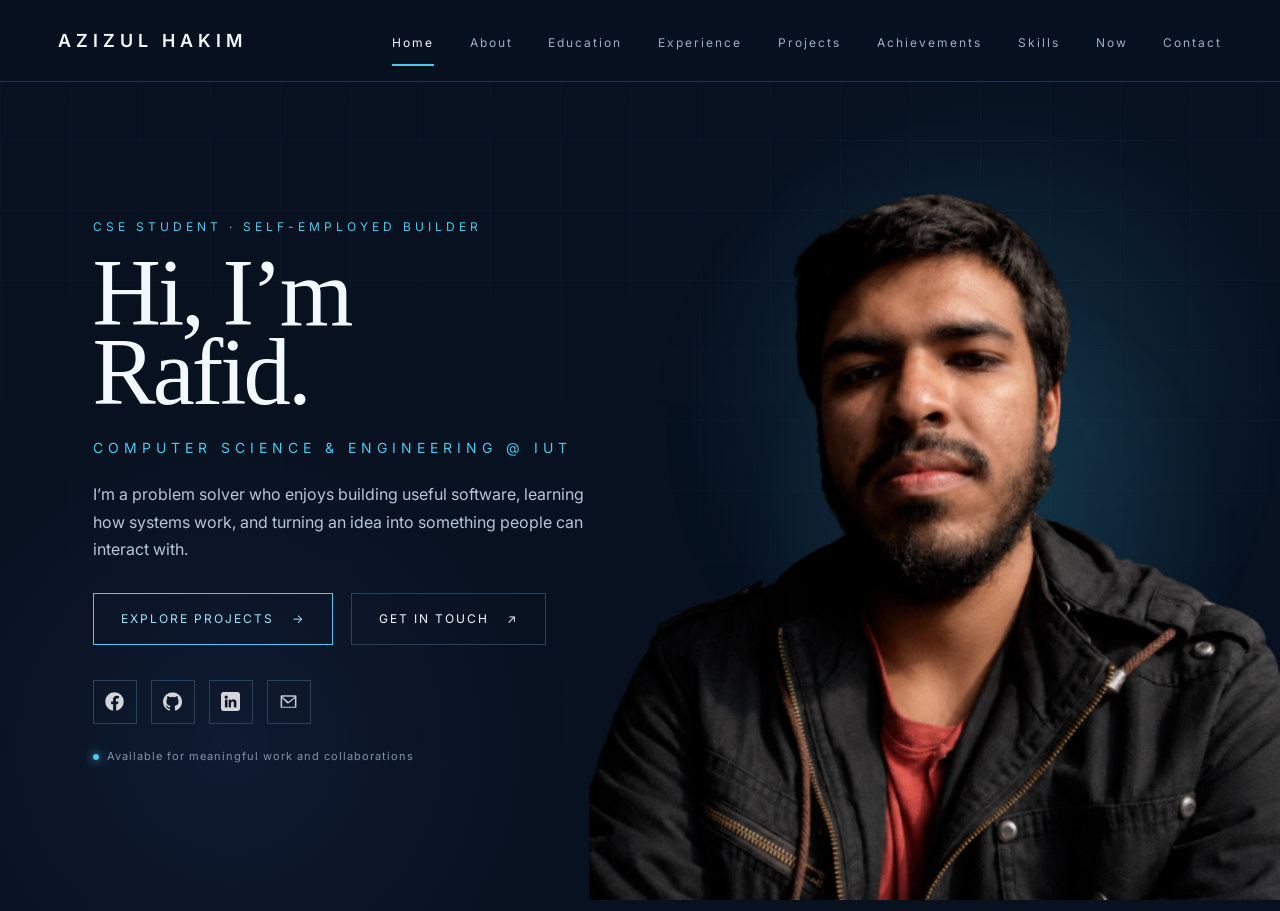
<file: index.html>
<!doctype html><html lang="en"><head><meta charset="utf-8"><meta name="viewport" content="width=device-width,initial-scale=1"><title>Home — MD Azizul Hakim Khan Rafid</title><meta name="description" content="Portfolio of MD Azizul Hakim Khan Rafid — CSE undergraduate at Islamic University of Technology."><link rel="preconnect" href="https://fonts.googleapis.com"><link rel="preconnect" href="https://fonts.gstatic.com" crossorigin><link href="https://fonts.googleapis.com/css2?family=DM+Mono:wght@400;500&family=Inter:wght@400;500;600&display=swap" rel="stylesheet"><link rel="stylesheet" href="style.css"></head><body><header class="site-header">
  <a class="logo" href="index.html">AZIZUL HAKIM</a>
  <nav class="main-nav" aria-label="Primary navigation">
    <a class="nav-link active" href="index.html">Home</a><a class="nav-link " href="about.html">About</a><a class="nav-link " href="education.html">Education</a><a class="nav-link " href="experience.html">Experience</a><a class="nav-link " href="projects.html">Projects</a><a class="nav-link " href="achievements.html">Achievements</a><a class="nav-link " href="skills.html">Skills</a><a class="nav-link " href="now.html">Now</a><a class="nav-link " href="contact.html">Contact</a>
  </nav>
  <button class="menu-btn" id="menuBtn" aria-label="Toggle navigation" aria-expanded="false"><span></span><span></span><span></span></button>
</header><main class="page"><div class="page-inner home-inner"><div class="home-copy"><p class="section-kicker">CSE student · self-employed builder</p><h1 class="home-title">Hi, I’m<span>Rafid.</span></h1><p class="role">Computer Science &amp; Engineering @ IUT</p><p class="lead">I’m a problem solver who enjoys building useful software, learning how systems work, and turning an idea into something people can interact with.</p><div class="btn-row home-actions"><a class="button button-primary" href="projects.html">Explore projects <span>→</span></a><a class="button button-secondary" href="contact.html">Get in touch <span>↗</span></a></div><div class="socials"><a class="social-icon" href="https://facebook.com/" target="_blank" rel="noopener" aria-label="Facebook"><img src="assets/icons/social-facebook.png" alt=""></a><a class="social-icon" href="https://github.com/Rafid2300411141" target="_blank" rel="noopener" aria-label="GitHub"><img src="assets/icons/social-github.png" alt=""></a><a class="social-icon" href="https://www.linkedin.com/in/md-azizul-hakim-khan-rafid-3511483b1" target="_blank" rel="noopener" aria-label="LinkedIn"><img src="assets/icons/social-linkedin.png" alt=""></a><a class="social-icon" href="mailto:mdazizulhakimkhanrafid@gmail.com" aria-label="Email"><svg viewBox="0 0 24 24" xmlns="http://www.w3.org/2000/svg"><path d="M2 5.5A1.5 1.5 0 0 1 3.5 4h17A1.5 1.5 0 0 1 22 5.5v13a1.5 1.5 0 0 1-1.5 1.5h-17A1.5 1.5 0 0 1 2 18.5v-13Zm2.2.5 7.3 6.1a.8.8 0 0 0 1 0L19.8 6H4.2ZM20 7.9l-6.9 5.75a2.8 2.8 0 0 1-3.6 0L4 7.9v10.6h16V7.9Z"/></svg></a></div><p class="availability"><i></i>Available for meaningful work and collaborations</p></div></div><div class="home-photo-wrap"><img class="home-photo" src="assets/profile-hero.png" alt="Portrait of MD Azizul Hakim Khan Rafid"></div></main><footer class="site-footer"><span>© <span id="year"></span></span></footer><script src="script.js"></script></body></html>
</file>
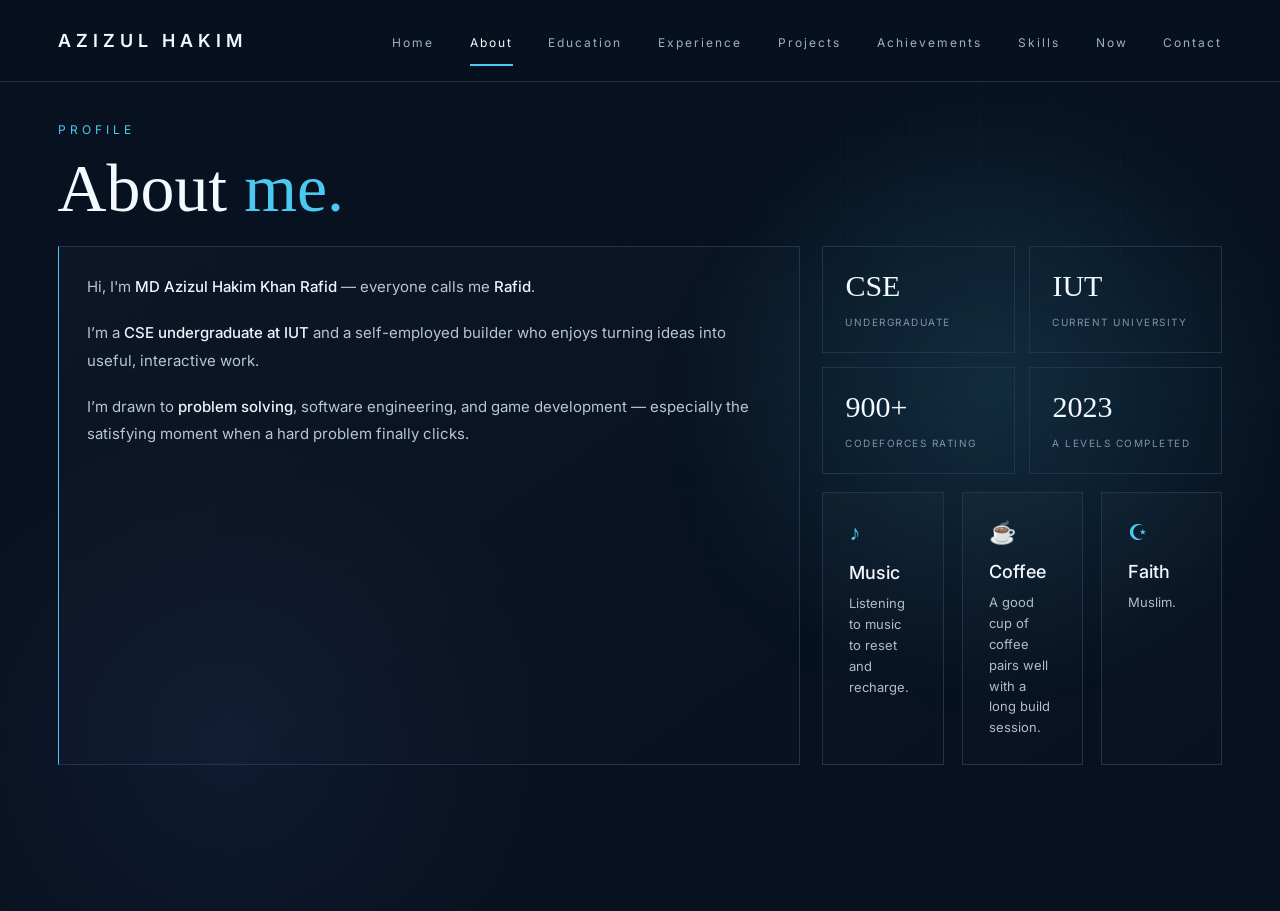
<file: about.html>
<!doctype html><html lang="en"><head><meta charset="utf-8"><meta name="viewport" content="width=device-width,initial-scale=1"><title>About — MD Azizul Hakim Khan Rafid</title><meta name="description" content="Portfolio of MD Azizul Hakim Khan Rafid — CSE undergraduate at Islamic University of Technology."><link rel="preconnect" href="https://fonts.googleapis.com"><link rel="preconnect" href="https://fonts.gstatic.com" crossorigin><link href="https://fonts.googleapis.com/css2?family=DM+Mono:wght@400;500&family=Inter:wght@400;500;600&display=swap" rel="stylesheet"><link rel="stylesheet" href="style.css"></head><body><header class="site-header">
  <a class="logo" href="index.html">AZIZUL HAKIM</a>
  <nav class="main-nav" aria-label="Primary navigation">
    <a class="nav-link " href="index.html">Home</a><a class="nav-link active" href="about.html">About</a><a class="nav-link " href="education.html">Education</a><a class="nav-link " href="experience.html">Experience</a><a class="nav-link " href="projects.html">Projects</a><a class="nav-link " href="achievements.html">Achievements</a><a class="nav-link " href="skills.html">Skills</a><a class="nav-link " href="now.html">Now</a><a class="nav-link " href="contact.html">Contact</a>
  </nav>
  <button class="menu-btn" id="menuBtn" aria-label="Toggle navigation" aria-expanded="false"><span></span><span></span><span></span></button>
</header><main class="page"><div class="page-inner inner-layout"><div class="inner-head"><div><p class="section-kicker">Profile</p><h1 class="page-title">About <span>me.</span></h1></div></div><div class="about-grid"><article class="card prose"><p>Hi, I'm <strong>MD Azizul Hakim Khan Rafid</strong> — everyone calls me <strong>Rafid</strong>.</p><p>I’m a <strong>CSE undergraduate at IUT</strong> and a self-employed builder who enjoys turning ideas into useful, interactive work.</p><p>I’m drawn to <strong>problem solving</strong>, software engineering, and game development — especially the satisfying moment when a hard problem finally clicks.</p></article><div><div class="stats"><div class="stat"><strong>CSE</strong><span>Undergraduate</span></div><div class="stat"><strong>IUT</strong><span>Current university</span></div><div class="stat"><strong>900+</strong><span>Codeforces rating</span></div><div class="stat"><strong>2023</strong><span>A Levels completed</span></div></div><div class="life-row"><article class="card life-card"><span class="life-icon">♪</span><h3>Music</h3><p>Listening to music to reset and recharge.</p></article><article class="card life-card"><span class="life-icon">☕</span><h3>Coffee</h3><p>A good cup of coffee pairs well with a long build session.</p></article><article class="card life-card"><span class="life-icon">☪</span><h3>Faith</h3><p>Muslim.</p></article></div></div></div></div></main><footer class="site-footer"><span>© <span id="year"></span></span></footer><script src="script.js"></script></body></html>
</file>
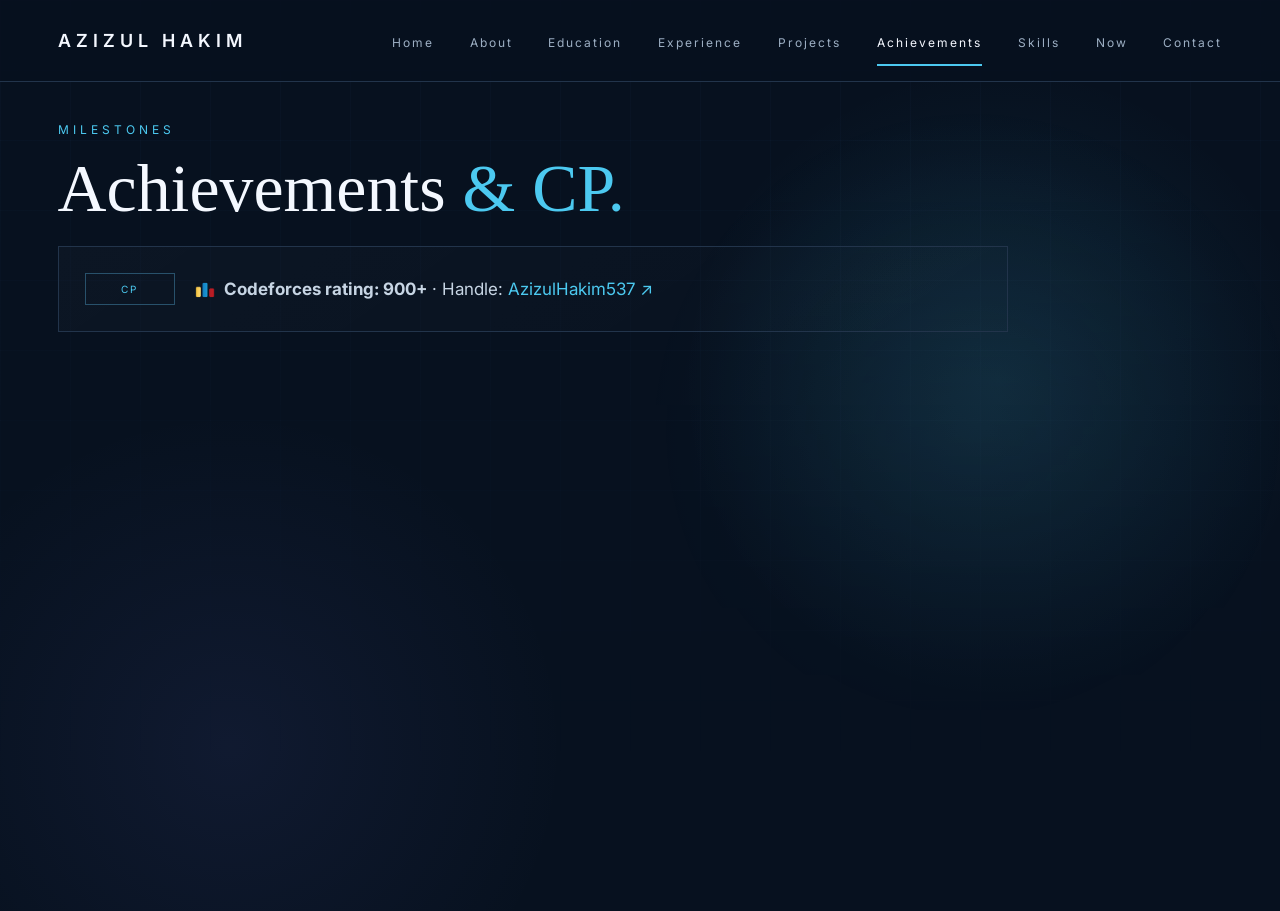
<file: achievements.html>
<!doctype html><html lang="en"><head><meta charset="utf-8"><meta name="viewport" content="width=device-width,initial-scale=1"><title>Achievements — MD Azizul Hakim Khan Rafid</title><meta name="description" content="Portfolio of MD Azizul Hakim Khan Rafid — CSE undergraduate at Islamic University of Technology."><link rel="preconnect" href="https://fonts.googleapis.com"><link rel="preconnect" href="https://fonts.gstatic.com" crossorigin><link href="https://fonts.googleapis.com/css2?family=DM+Mono:wght@400;500&family=Inter:wght@400;500;600&display=swap" rel="stylesheet"><link rel="stylesheet" href="style.css"></head><body><header class="site-header">
  <a class="logo" href="index.html">AZIZUL HAKIM</a>
  <nav class="main-nav" aria-label="Primary navigation">
    <a class="nav-link " href="index.html">Home</a><a class="nav-link " href="about.html">About</a><a class="nav-link " href="education.html">Education</a><a class="nav-link " href="experience.html">Experience</a><a class="nav-link " href="projects.html">Projects</a><a class="nav-link active" href="achievements.html">Achievements</a><a class="nav-link " href="skills.html">Skills</a><a class="nav-link " href="now.html">Now</a><a class="nav-link " href="contact.html">Contact</a>
  </nav>
  <button class="menu-btn" id="menuBtn" aria-label="Toggle navigation" aria-expanded="false"><span></span><span></span><span></span></button>
</header><main class="page"><div class="page-inner inner-layout"><div class="inner-head"><div><p class="section-kicker">Milestones</p><h1 class="page-title">Achievements <span>&amp; CP.</span></h1></div></div><div class="card achieve"><div class="log"><span class="log-tag">CP</span><span class="log-text"><img class="cf-icon" src="assets/icons/codeforces.png" alt="Codeforces"><strong>Codeforces rating: 900+</strong> · Handle: <a class="inline-link" href="https://codeforces.com/profile/AzizulHakim537" target="_blank" rel="noopener">AzizulHakim537 ↗</a></span></div></div></div></main><footer class="site-footer"><span>© <span id="year"></span></span></footer><script src="script.js"></script></body></html>
</file>
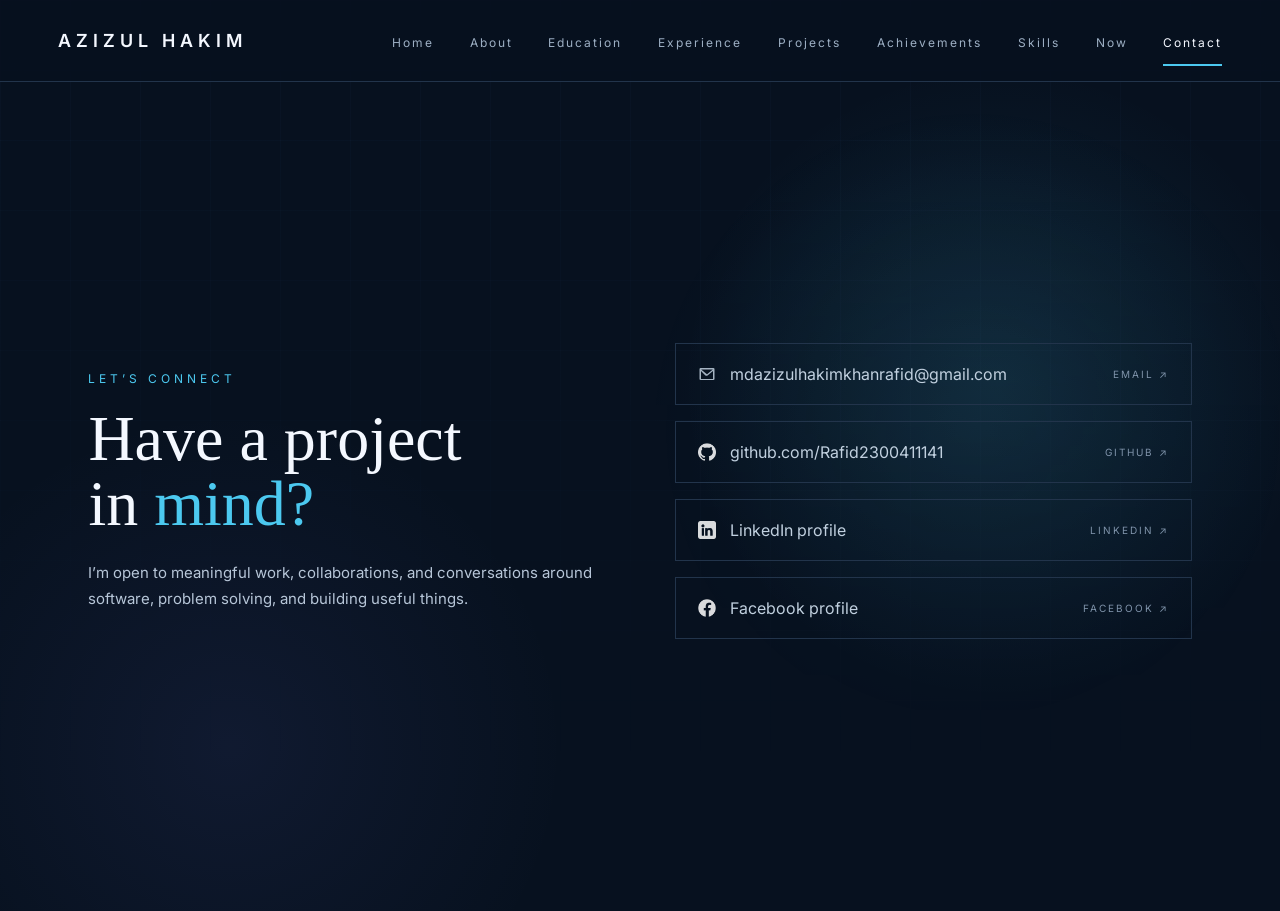
<file: contact.html>
<!doctype html><html lang="en"><head><meta charset="utf-8"><meta name="viewport" content="width=device-width,initial-scale=1"><title>Contact — MD Azizul Hakim Khan Rafid</title><meta name="description" content="Portfolio of MD Azizul Hakim Khan Rafid — CSE undergraduate at Islamic University of Technology."><link rel="preconnect" href="https://fonts.googleapis.com"><link rel="preconnect" href="https://fonts.gstatic.com" crossorigin><link href="https://fonts.googleapis.com/css2?family=DM+Mono:wght@400;500&family=Inter:wght@400;500;600&display=swap" rel="stylesheet"><link rel="stylesheet" href="style.css"></head><body><header class="site-header">
  <a class="logo" href="index.html">AZIZUL HAKIM</a>
  <nav class="main-nav" aria-label="Primary navigation">
    <a class="nav-link " href="index.html">Home</a><a class="nav-link " href="about.html">About</a><a class="nav-link " href="education.html">Education</a><a class="nav-link " href="experience.html">Experience</a><a class="nav-link " href="projects.html">Projects</a><a class="nav-link " href="achievements.html">Achievements</a><a class="nav-link " href="skills.html">Skills</a><a class="nav-link " href="now.html">Now</a><a class="nav-link active" href="contact.html">Contact</a>
  </nav>
  <button class="menu-btn" id="menuBtn" aria-label="Toggle navigation" aria-expanded="false"><span></span><span></span><span></span></button>
</header><main class="page"><div class="page-inner contact-grid"><section class="contact-main"><p class="section-kicker">Let’s connect</p><h1 class="page-title">Have a project<br>in <span>mind?</span></h1><p class="lead">I’m open to meaningful work, collaborations, and conversations around software, problem solving, and building useful things.</p></section><section class="contact-list"><a class="contact-link" href="mailto:mdazizulhakimkhanrafid@gmail.com"><span class="contact-link-main"><svg class="contact-icon-svg" viewBox="0 0 24 24" xmlns="http://www.w3.org/2000/svg"><path d="M2 5.5A1.5 1.5 0 0 1 3.5 4h17A1.5 1.5 0 0 1 22 5.5v13a1.5 1.5 0 0 1-1.5 1.5h-17A1.5 1.5 0 0 1 2 18.5v-13Zm2.2.5 7.3 6.1a.8.8 0 0 0 1 0L19.8 6H4.2ZM20 7.9l-6.9 5.75a2.8 2.8 0 0 1-3.6 0L4 7.9v10.6h16V7.9Z"/></svg><span>mdazizulhakimkhanrafid@gmail.com</span></span><small>Email ↗</small></a><a class="contact-link" href="https://github.com/Rafid2300411141" target="_blank" rel="noopener"><span class="contact-link-main"><img class="contact-icon" src="assets/icons/social-github.png" alt=""><span>github.com/Rafid2300411141</span></span><small>GitHub ↗</small></a><a class="contact-link" href="https://www.linkedin.com/in/md-azizul-hakim-khan-rafid-3511483b1" target="_blank" rel="noopener"><span class="contact-link-main"><img class="contact-icon" src="assets/icons/social-linkedin.png" alt=""><span>LinkedIn profile</span></span><small>LinkedIn ↗</small></a><a class="contact-link" href="https://facebook.com/" target="_blank" rel="noopener"><span class="contact-link-main"><img class="contact-icon" src="assets/icons/social-facebook.png" alt=""><span>Facebook profile</span></span><small>Facebook ↗</small></a></section></div></main><footer class="site-footer"><span>© <span id="year"></span></span></footer><script src="script.js"></script></body></html>
</file>
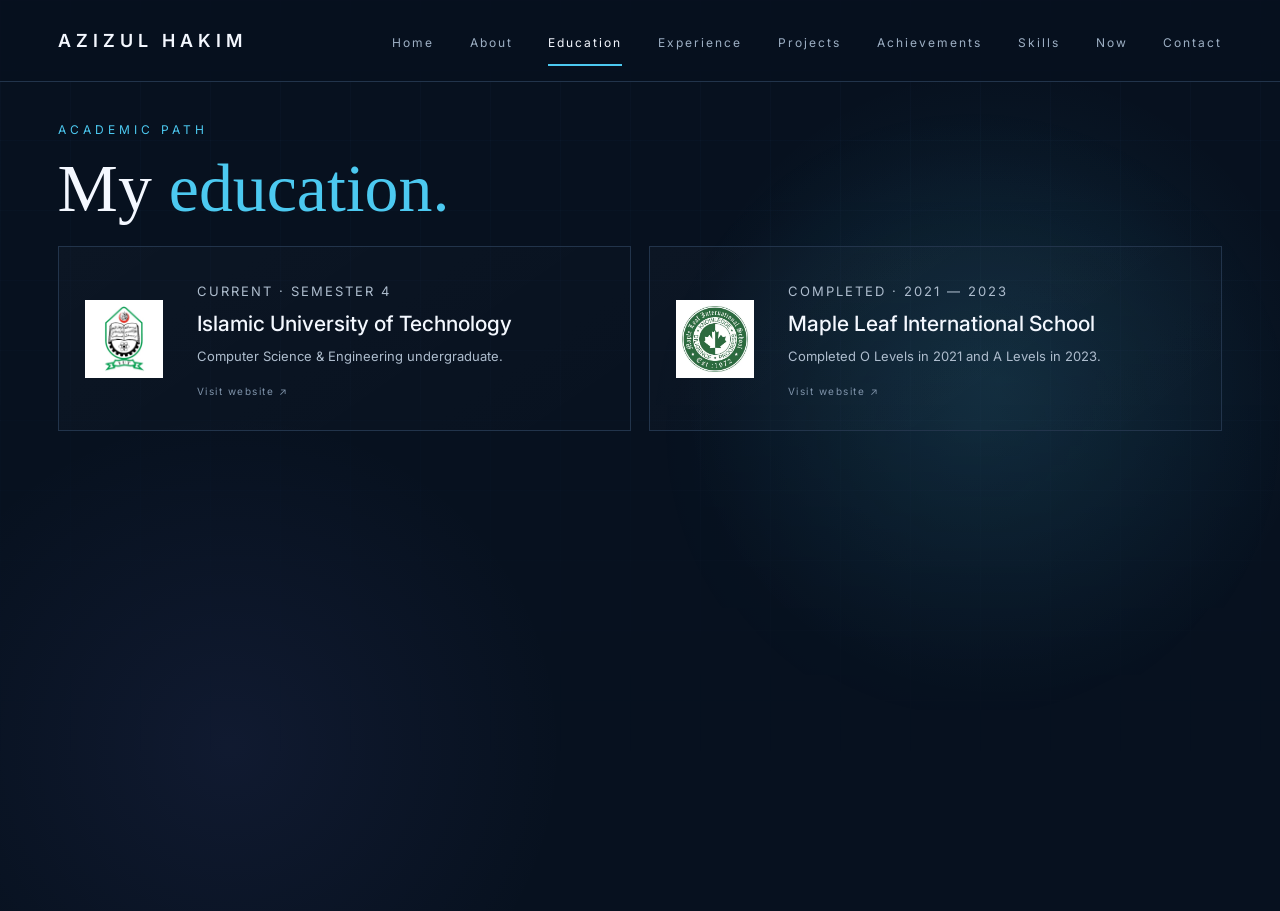
<file: education.html>
<!doctype html><html lang="en"><head><meta charset="utf-8"><meta name="viewport" content="width=device-width,initial-scale=1"><title>Education — MD Azizul Hakim Khan Rafid</title><meta name="description" content="Portfolio of MD Azizul Hakim Khan Rafid — CSE undergraduate at Islamic University of Technology."><link rel="preconnect" href="https://fonts.googleapis.com"><link rel="preconnect" href="https://fonts.gstatic.com" crossorigin><link href="https://fonts.googleapis.com/css2?family=DM+Mono:wght@400;500&family=Inter:wght@400;500;600&display=swap" rel="stylesheet"><link rel="stylesheet" href="style.css"></head><body><header class="site-header">
  <a class="logo" href="index.html">AZIZUL HAKIM</a>
  <nav class="main-nav" aria-label="Primary navigation">
    <a class="nav-link " href="index.html">Home</a><a class="nav-link " href="about.html">About</a><a class="nav-link active" href="education.html">Education</a><a class="nav-link " href="experience.html">Experience</a><a class="nav-link " href="projects.html">Projects</a><a class="nav-link " href="achievements.html">Achievements</a><a class="nav-link " href="skills.html">Skills</a><a class="nav-link " href="now.html">Now</a><a class="nav-link " href="contact.html">Contact</a>
  </nav>
  <button class="menu-btn" id="menuBtn" aria-label="Toggle navigation" aria-expanded="false"><span></span><span></span><span></span></button>
</header><main class="page"><div class="page-inner inner-layout"><div class="inner-head"><div><p class="section-kicker">Academic path</p><h1 class="page-title">My <span>education.</span></h1></div></div><div class="grid two-col"><a class="card education-card" href="https://www.iutoic-dhaka.edu/" target="_blank" rel="noopener"><img class="school-logo" src="assets/iut-logo.jpg" alt="Islamic University of Technology logo"><div><p class="period">Current · Semester 4</p><h3>Islamic University of Technology</h3><p>Computer Science &amp; Engineering undergraduate.</p><span class="visit">Visit website ↗</span></div></a><a class="card education-card" href="https://mlis.edu.bd/" target="_blank" rel="noopener"><img class="school-logo" src="assets/maple-leaf-international-school.webp" alt="Maple Leaf International School logo"><div><p class="period">Completed · 2021 — 2023</p><h3>Maple Leaf International School</h3><p>Completed O Levels in 2021 and A Levels in 2023.</p><span class="visit">Visit website ↗</span></div></a></div></div></main><footer class="site-footer"><span>© <span id="year"></span></span></footer><script src="script.js"></script></body></html>
</file>
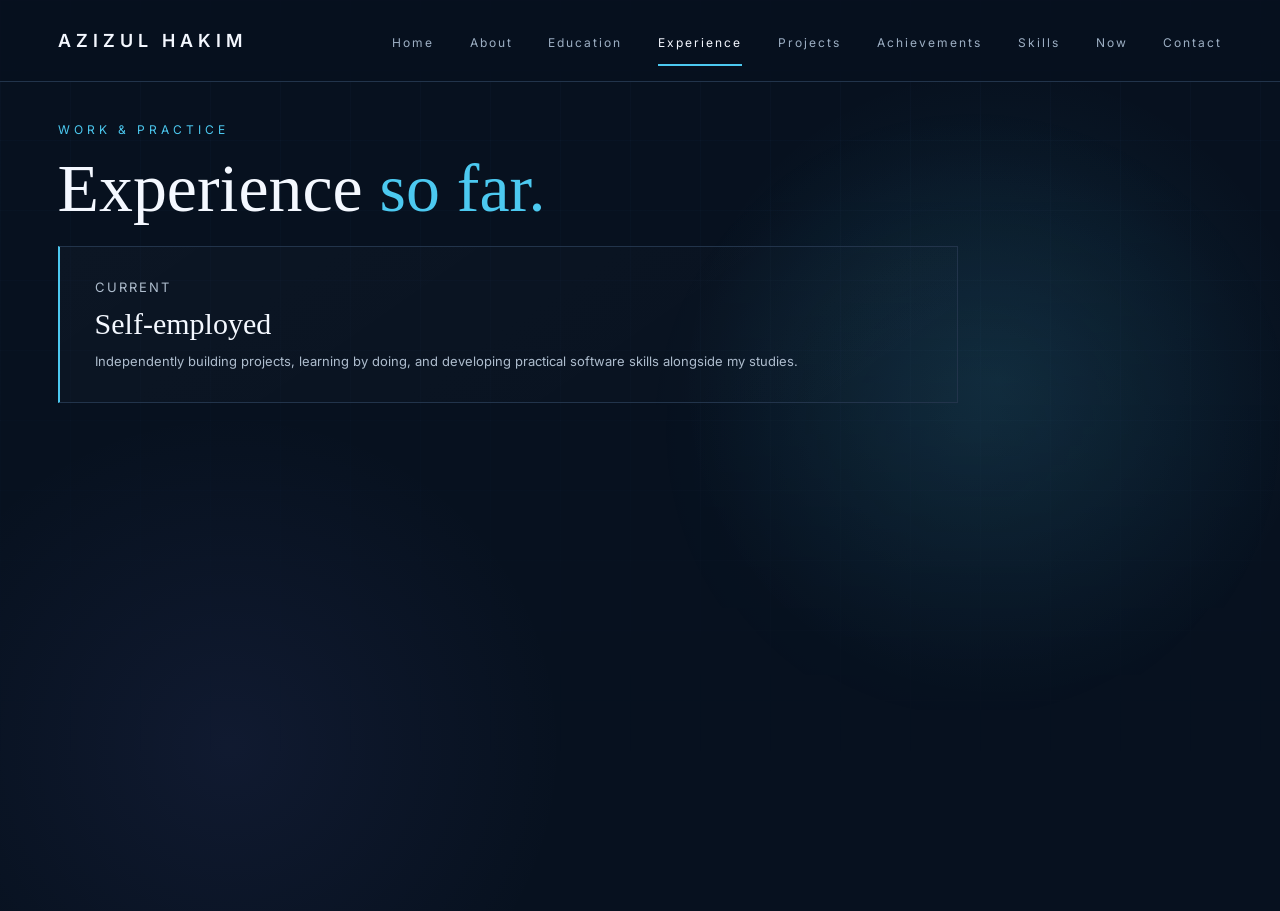
<file: experience.html>
<!doctype html><html lang="en"><head><meta charset="utf-8"><meta name="viewport" content="width=device-width,initial-scale=1"><title>Experience — MD Azizul Hakim Khan Rafid</title><meta name="description" content="Portfolio of MD Azizul Hakim Khan Rafid — CSE undergraduate at Islamic University of Technology."><link rel="preconnect" href="https://fonts.googleapis.com"><link rel="preconnect" href="https://fonts.gstatic.com" crossorigin><link href="https://fonts.googleapis.com/css2?family=DM+Mono:wght@400;500&family=Inter:wght@400;500;600&display=swap" rel="stylesheet"><link rel="stylesheet" href="style.css"></head><body><header class="site-header">
  <a class="logo" href="index.html">AZIZUL HAKIM</a>
  <nav class="main-nav" aria-label="Primary navigation">
    <a class="nav-link " href="index.html">Home</a><a class="nav-link " href="about.html">About</a><a class="nav-link " href="education.html">Education</a><a class="nav-link active" href="experience.html">Experience</a><a class="nav-link " href="projects.html">Projects</a><a class="nav-link " href="achievements.html">Achievements</a><a class="nav-link " href="skills.html">Skills</a><a class="nav-link " href="now.html">Now</a><a class="nav-link " href="contact.html">Contact</a>
  </nav>
  <button class="menu-btn" id="menuBtn" aria-label="Toggle navigation" aria-expanded="false"><span></span><span></span><span></span></button>
</header><main class="page"><div class="page-inner inner-layout"><div class="inner-head"><div><p class="section-kicker">Work &amp; practice</p><h1 class="page-title">Experience <span>so far.</span></h1></div></div><article class="card experience-card"><p class="period">Current</p><h3>Self-employed</h3><p>Independently building projects, learning by doing, and developing practical software skills alongside my studies.</p></article></div></main><footer class="site-footer"><span>© <span id="year"></span></span></footer><script src="script.js"></script></body></html>
</file>
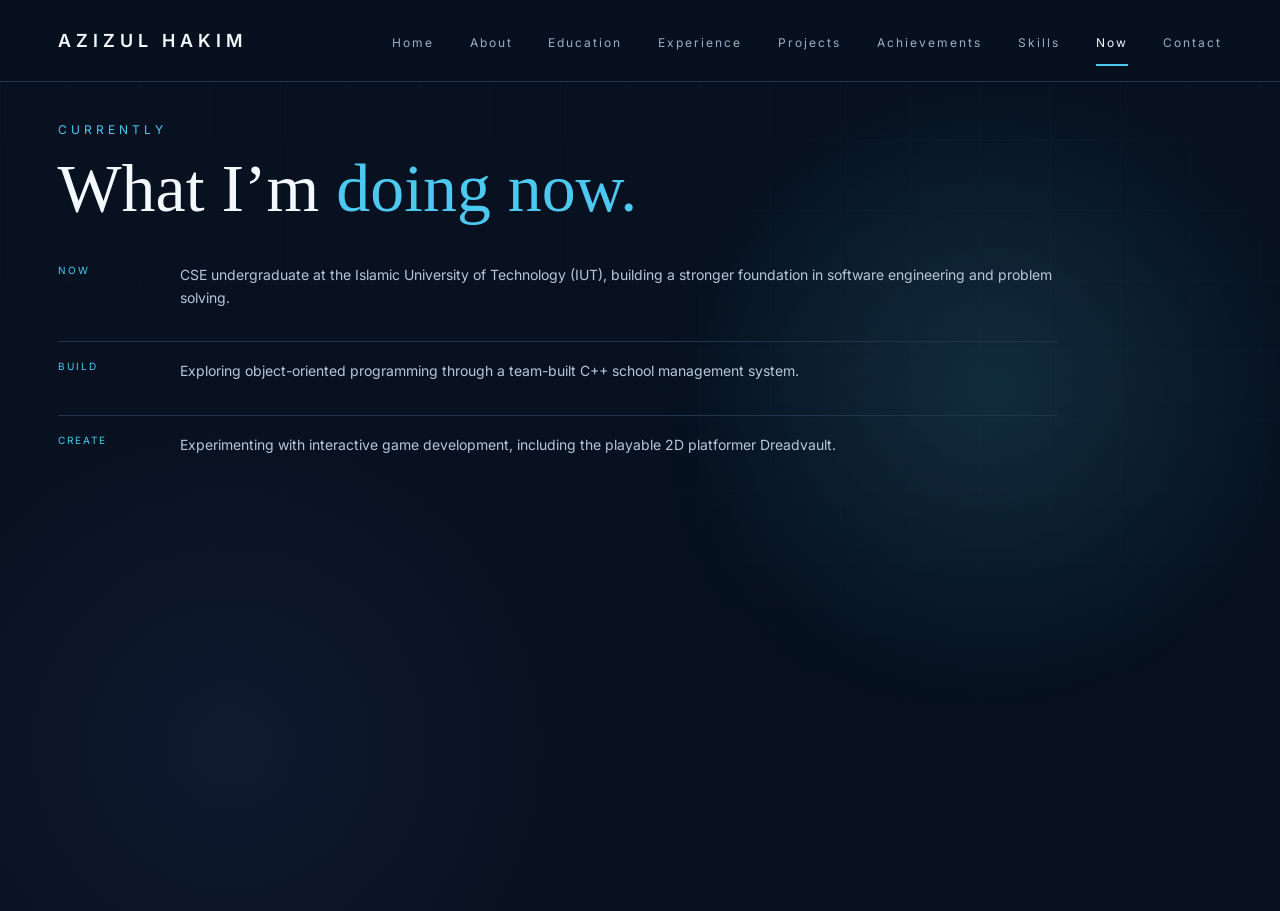
<file: now.html>
<!doctype html><html lang="en"><head><meta charset="utf-8"><meta name="viewport" content="width=device-width,initial-scale=1"><title>Now — MD Azizul Hakim Khan Rafid</title><meta name="description" content="Portfolio of MD Azizul Hakim Khan Rafid — CSE undergraduate at Islamic University of Technology."><link rel="preconnect" href="https://fonts.googleapis.com"><link rel="preconnect" href="https://fonts.gstatic.com" crossorigin><link href="https://fonts.googleapis.com/css2?family=DM+Mono:wght@400;500&family=Inter:wght@400;500;600&display=swap" rel="stylesheet"><link rel="stylesheet" href="style.css"></head><body><header class="site-header">
  <a class="logo" href="index.html">AZIZUL HAKIM</a>
  <nav class="main-nav" aria-label="Primary navigation">
    <a class="nav-link " href="index.html">Home</a><a class="nav-link " href="about.html">About</a><a class="nav-link " href="education.html">Education</a><a class="nav-link " href="experience.html">Experience</a><a class="nav-link " href="projects.html">Projects</a><a class="nav-link " href="achievements.html">Achievements</a><a class="nav-link " href="skills.html">Skills</a><a class="nav-link active" href="now.html">Now</a><a class="nav-link " href="contact.html">Contact</a>
  </nav>
  <button class="menu-btn" id="menuBtn" aria-label="Toggle navigation" aria-expanded="false"><span></span><span></span><span></span></button>
</header><main class="page"><div class="page-inner inner-layout"><div class="inner-head"><div><p class="section-kicker">Currently</p><h1 class="page-title">What I’m <span>doing now.</span></h1></div></div><div class="now-list"><div class="now-item"><span class="now-label">NOW</span><p>CSE undergraduate at the Islamic University of Technology (IUT), building a stronger foundation in software engineering and problem solving.</p></div><div class="now-item"><span class="now-label">BUILD</span><p>Exploring object-oriented programming through a team-built C++ school management system.</p></div><div class="now-item"><span class="now-label">CREATE</span><p>Experimenting with interactive game development, including the playable 2D platformer Dreadvault.</p></div></div></div></main><footer class="site-footer"><span>© <span id="year"></span></span></footer><script src="script.js"></script></body></html>
</file>
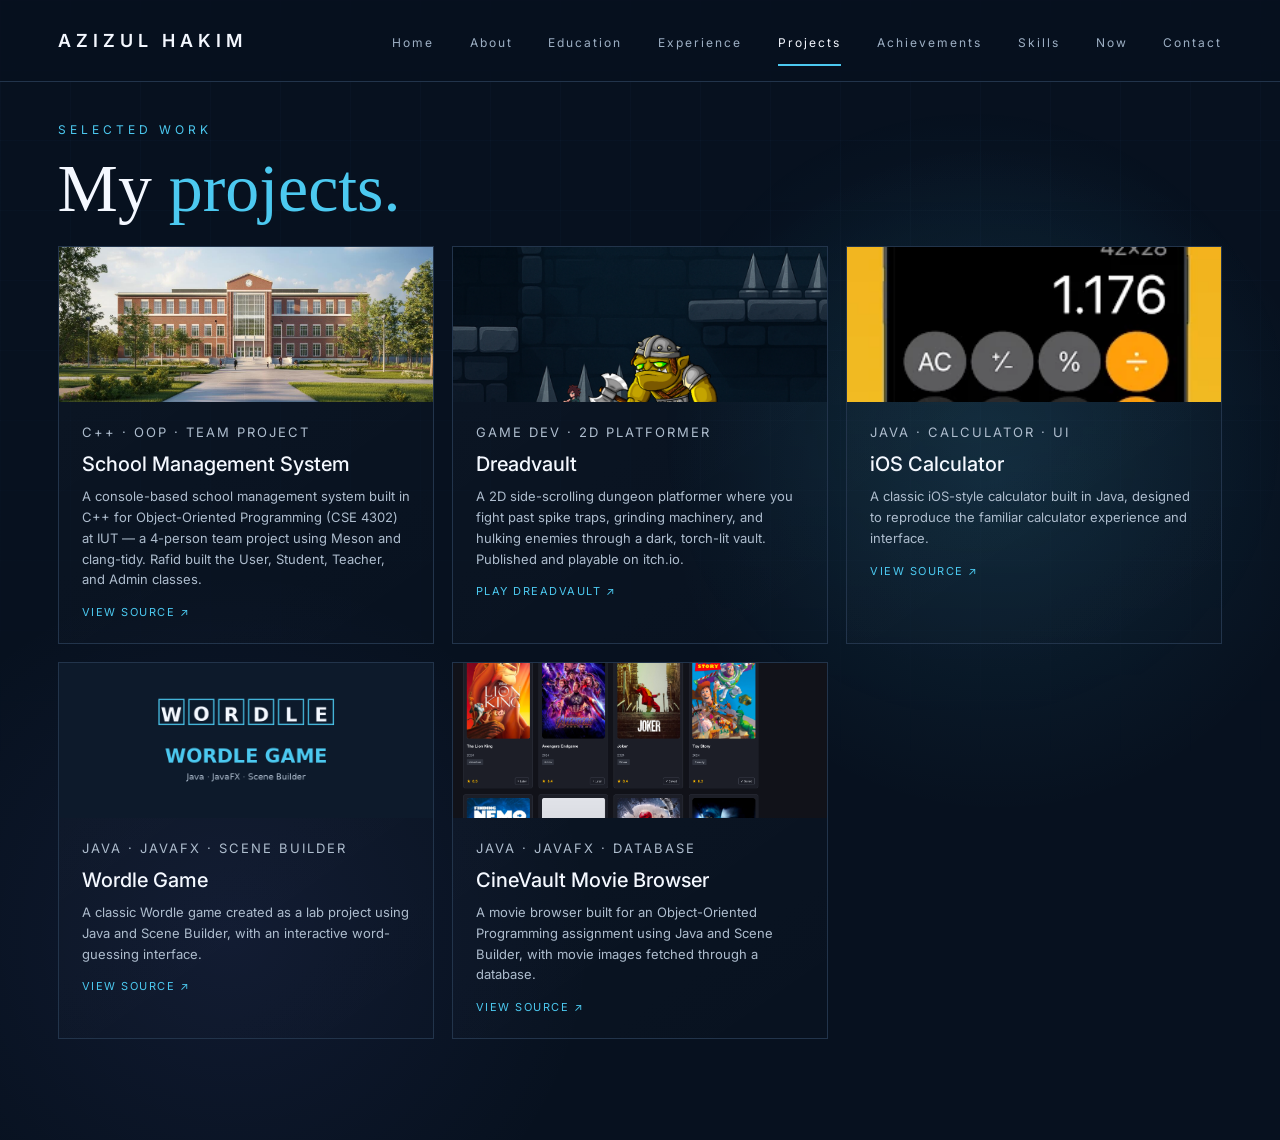
<file: projects.html>
<!doctype html><html lang="en"><head><meta charset="utf-8"><meta name="viewport" content="width=device-width,initial-scale=1"><title>Projects — MD Azizul Hakim Khan Rafid</title><meta name="description" content="Portfolio of MD Azizul Hakim Khan Rafid — CSE undergraduate at Islamic University of Technology."><link rel="preconnect" href="https://fonts.googleapis.com"><link rel="preconnect" href="https://fonts.gstatic.com" crossorigin><link href="https://fonts.googleapis.com/css2?family=DM+Mono:wght@400;500&family=Inter:wght@400;500;600&display=swap" rel="stylesheet"><link rel="stylesheet" href="style.css"></head><body><header class="site-header">
  <a class="logo" href="index.html">AZIZUL HAKIM</a>
  <nav class="main-nav" aria-label="Primary navigation">
    <a class="nav-link " href="index.html">Home</a><a class="nav-link " href="about.html">About</a><a class="nav-link " href="education.html">Education</a><a class="nav-link " href="experience.html">Experience</a><a class="nav-link active" href="projects.html">Projects</a><a class="nav-link " href="achievements.html">Achievements</a><a class="nav-link " href="skills.html">Skills</a><a class="nav-link " href="now.html">Now</a><a class="nav-link " href="contact.html">Contact</a>
  </nav>
  <button class="menu-btn" id="menuBtn" aria-label="Toggle navigation" aria-expanded="false"><span></span><span></span><span></span></button>
</header><main class="page"><div class="page-inner inner-layout"><div class="inner-head"><div><p class="section-kicker">Selected work</p><h1 class="page-title">My <span>projects.</span></h1></div></div><div class="grid projects-grid">
<article class="card project-card"><img class="project-img" src="assets/school-building.jpg" alt="School building exterior"><div class="project-body"><p class="label">C++ · OOP · Team project</p><h3>School Management System</h3><p>A console-based school management system built in C++ for Object-Oriented Programming (CSE 4302) at IUT — a 4-person team project using Meson and clang-tidy. Rafid built the User, Student, Teacher, and Admin classes.</p><a class="link" href="https://github.com/Rafid230041141/CSE_4302_Project" target="_blank" rel="noopener">View source ↗</a></div></article>
<article class="card project-card"><img class="project-img" src="assets/dreadvault.png" alt="Dreadvault gameplay screenshot"><div class="project-body"><p class="label">Game Dev · 2D Platformer</p><h3>Dreadvault</h3><p>A 2D side-scrolling dungeon platformer where you fight past spike traps, grinding machinery, and hulking enemies through a dark, torch-lit vault. Published and playable on itch.io.</p><a class="link" href="https://rafidhossain141.itch.io/dreadvault" target="_blank" rel="noopener">Play Dreadvault ↗</a></div></article>
<article class="card project-card"><img class="project-img project-img-contain" src="assets/ios-calculator.webp" alt="iOS-style calculator app screenshot"><div class="project-body"><p class="label">Java · Calculator · UI</p><h3>iOS Calculator</h3><p>A classic iOS-style calculator built in Java, designed to reproduce the familiar calculator experience and interface.</p><a class="link" href="https://github.com/Rafid230041141/IOS-calculator" target="_blank" rel="noopener">View source ↗</a></div></article>
<article class="card project-card"><img class="project-img" src="assets/wordle-cover.png" alt="Wordle game project cover"><div class="project-body"><p class="label">Java · JavaFX · Scene Builder</p><h3>Wordle Game</h3><p>A classic Wordle game created as a lab project using Java and Scene Builder, with an interactive word-guessing interface.</p><a class="link" href="https://github.com/Rafid230041141/Wordlegame" target="_blank" rel="noopener">View source ↗</a></div></article>
<article class="card project-card"><img class="project-img" src="assets/cinevault.png" alt="CineVault movie browser screenshot"><div class="project-body"><p class="label">Java · JavaFX · Database</p><h3>CineVault Movie Browser</h3><p>A movie browser built for an Object-Oriented Programming assignment using Java and Scene Builder, with movie images fetched through a database.</p><a class="link" href="https://github.com/Rafid230041141/Cinevault_moviebrowser" target="_blank" rel="noopener">View source ↗</a></div></article>
</div></div></main><footer class="site-footer"><span>© <span id="year"></span></span></footer><script src="script.js"></script></body></html>
</file>
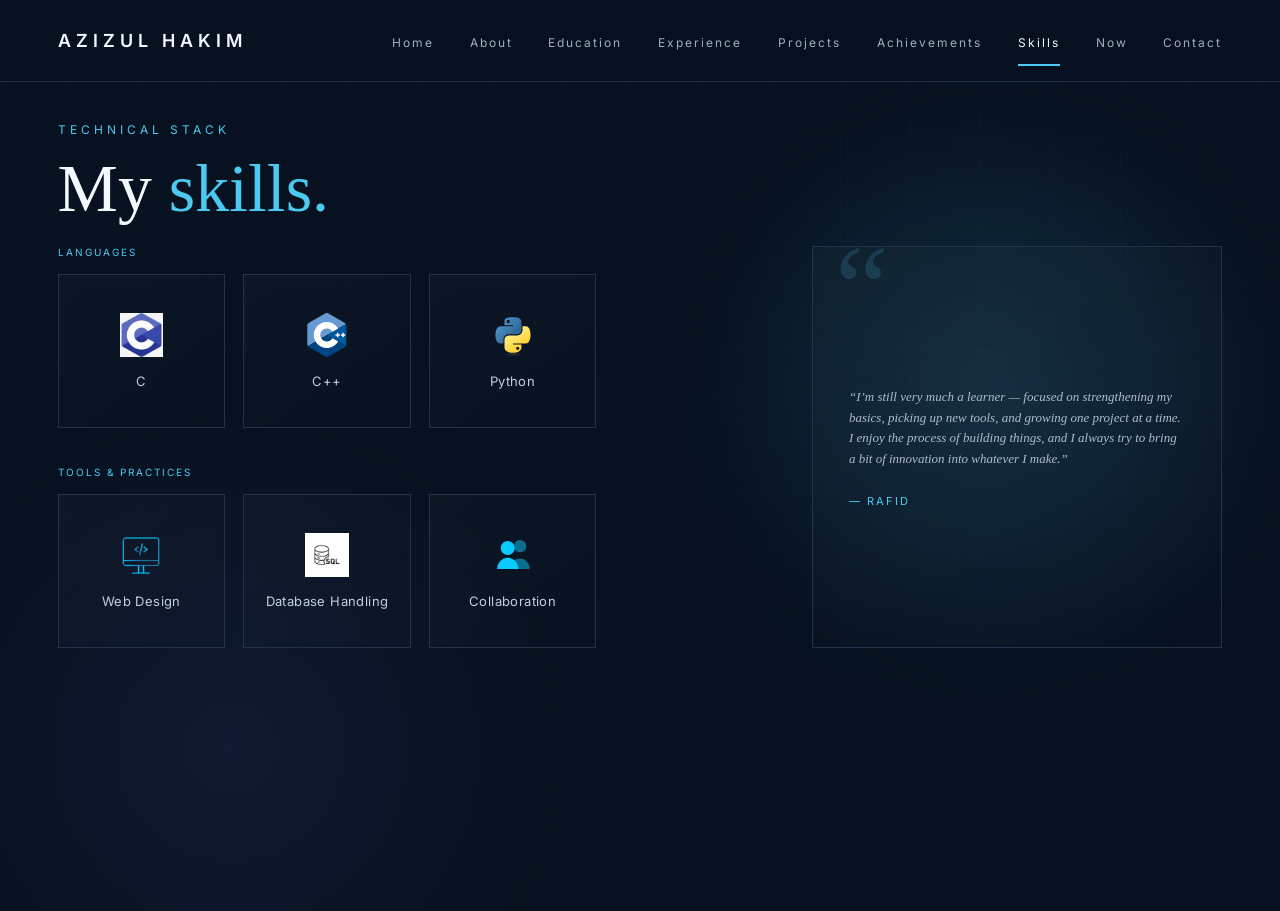
<file: skills.html>
<!doctype html><html lang="en"><head><meta charset="utf-8"><meta name="viewport" content="width=device-width,initial-scale=1"><title>Skills — MD Azizul Hakim Khan Rafid</title><meta name="description" content="Portfolio of MD Azizul Hakim Khan Rafid — CSE undergraduate at Islamic University of Technology."><link rel="preconnect" href="https://fonts.googleapis.com"><link rel="preconnect" href="https://fonts.gstatic.com" crossorigin><link href="https://fonts.googleapis.com/css2?family=DM+Mono:wght@400;500&family=Inter:wght@400;500;600&display=swap" rel="stylesheet"><link rel="stylesheet" href="style.css"></head><body><header class="site-header">
  <a class="logo" href="index.html">AZIZUL HAKIM</a>
  <nav class="main-nav" aria-label="Primary navigation">
    <a class="nav-link " href="index.html">Home</a><a class="nav-link " href="about.html">About</a><a class="nav-link " href="education.html">Education</a><a class="nav-link " href="experience.html">Experience</a><a class="nav-link " href="projects.html">Projects</a><a class="nav-link " href="achievements.html">Achievements</a><a class="nav-link active" href="skills.html">Skills</a><a class="nav-link " href="now.html">Now</a><a class="nav-link " href="contact.html">Contact</a>
  </nav>
  <button class="menu-btn" id="menuBtn" aria-label="Toggle navigation" aria-expanded="false"><span></span><span></span><span></span></button>
</header><main class="page"><div class="page-inner inner-layout"><div class="inner-head"><div><p class="section-kicker">Technical stack</p><h1 class="page-title">My <span>skills.</span></h1></div></div><div class="skills-layout"><div><div class="skills-block"><span class="label">Languages</span><div class="grid skills-boxes"><article class="card skill-box"><img src="assets/icons/c-user.jpg" alt="">
<span>C</span></article><article class="card skill-box"><img src="assets/icons/cpp.svg" alt="">
<span>C++</span></article><article class="card skill-box"><img src="assets/icons/python.svg" alt="">
<span>Python</span></article></div></div><div class="skills-block"><span class="label">Tools &amp; Practices</span><div class="grid skills-boxes"><article class="card skill-box"><img src="assets/icons/webdev.png" alt="">
<span>Web Design</span></article><article class="card skill-box"><img src="assets/icons/database.webp" alt="">
<span>Database Handling</span></article><article class="card skill-box"><img src="assets/icons/collaboration.svg" alt="">
<span>Collaboration</span></article></div></div></div><aside class="card quote-card"><p class="quote-text">“I’m still very much a learner — focused on strengthening my basics, picking up new tools, and growing one project at a time. I enjoy the process of building things, and I always try to bring a bit of innovation into whatever I make.”</p><span class="quote-cite">— Rafid</span></aside></div></div></main><footer class="site-footer"><span>© <span id="year"></span></span></footer><script src="script.js"></script></body></html>
</file>
<file: style.css>
:root{--bg:#07111f;--panel:#0d1a2b;--text:#f4f8ff;--muted:#aebdce;--line:#22344b;--gold:#4cc9f0;--gold2:#9be7ff;--blue:#7c83fd;--violet:#a78bfa}
*{box-sizing:border-box;margin:0;padding:0}
html,body{width:100%;min-height:100%;overflow-x:hidden;overflow-y:auto}
body{font-family:Inter,Arial,sans-serif;background:var(--bg);color:var(--text);background-image:radial-gradient(circle at 78% 42%,rgba(76,201,240,.10),transparent 28%),radial-gradient(circle at 18% 82%,rgba(124,131,253,.08),transparent 26%)}
a{color:inherit;text-decoration:none}
body:before{content:"";position:fixed;inset:0;pointer-events:none;background:radial-gradient(circle at 76% 48%,rgba(76,201,240,.11),transparent 30%),linear-gradient(90deg,rgba(110,180,255,.028) 1px,transparent 1px),linear-gradient(rgba(110,180,255,.028) 1px,transparent 1px);background-size:auto,70px 70px,70px 70px;mask-image:linear-gradient(to bottom,black,transparent 90%)}
.site-header{height:82px;border-bottom:1px solid var(--line);display:flex;align-items:center;gap:30px;padding:0 4.5%;position:relative;z-index:5;background:rgba(7,17,31,.88);backdrop-filter:blur(12px)}
.logo{font-size:18px;letter-spacing:5px;font-weight:600;white-space:nowrap;margin-right:auto}.main-nav{display:flex;align-items:center;gap:clamp(18px,2.8vw,46px)}
.nav-link{font-size:12px;letter-spacing:2px;color:#9db0c4;position:relative;padding:31px 0 27px;transition:.2s}.nav-link:hover,.nav-link.active{color:var(--text)}.nav-link.active:after{content:"";position:absolute;left:0;right:0;bottom:11px;height:2px;background:var(--gold)}

.menu-btn{display:none;background:none;border:0;width:38px}.menu-btn span{display:block;height:2px;background:#c9d8e8;margin:5px 0}
.page{min-height:calc(100vh - 82px);height:auto;position:relative;z-index:1;overflow:visible}.page-inner{width:min(1380px,91%);min-height:calc(100vh - 82px);height:auto;margin:auto;display:flex;align-items:center}
.section-kicker{font-size:12px;letter-spacing:4px;color:var(--gold);text-transform:uppercase;margin-bottom:20px}.page-title{font-family:Georgia,'Times New Roman',serif;font-size:clamp(44px,5.3vw,82px);font-weight:400;line-height:.95;margin-bottom:18px}.page-title span{color:var(--gold)}.lead{color:#b7c6d8;line-height:1.7;font-size:15px;max-width:650px}
.btn-row{display:flex;gap:18px;margin-top:30px}.button{display:inline-flex;align-items:center;justify-content:center;gap:18px;height:52px;padding:0 27px;border:1px solid #29415d;font-size:12px;letter-spacing:2px;text-transform:uppercase}.button-primary{border-color:var(--gold);color:var(--gold2)}.button-primary:hover{background:var(--gold);color:#07111f}.button-secondary:hover{border-color:#6f8baa;color:#ffffff}
.grid{display:grid;gap:18px;width:100%}.card{border:1px solid var(--line);background:linear-gradient(145deg,rgba(255,255,255,.025),rgba(255,255,255,.008));padding:26px;min-width:0}.card h3{font-size:18px;font-weight:500;margin:9px 0 10px}.card p{color:var(--muted);font-size:13px;line-height:1.6}.label{font-size:10px;letter-spacing:2px;color:var(--gold);text-transform:uppercase}.arrow{color:var(--gold);float:right}.site-footer{position:relative;z-index:6;left:4.5%;right:4.5%;bottom:15px;display:flex;justify-content:flex-end;color:#7f93aa;font-size:9px;letter-spacing:2px;text-transform:uppercase;pointer-events:none}
/* home */
.home-copy{padding-left:3%;position:relative;z-index:2;max-width:640px}.home-title{font-family:Georgia,'Times New Roman',serif;font-weight:400;font-size:clamp(64px,7.4vw,116px);line-height:.83;letter-spacing:-3px;margin:0 0 28px}.home-title span{display:block}.role{font-size:14px;letter-spacing:5px;color:var(--gold);text-transform:uppercase;margin-bottom:25px}.home-copy .lead{font-size:16px;max-width:520px}.home-actions{margin-top:30px}.socials{display:flex;gap:14px;margin-top:35px}.availability{margin-top:25px;color:#7f93aa;font-size:11px;letter-spacing:1px}.availability i{display:inline-block;width:6px;height:6px;border-radius:50%;background:var(--gold);margin-right:8px;box-shadow:0 0 10px var(--gold)}
.social-icon{width:44px;height:44px;display:flex;align-items:center;justify-content:center;border:1px solid #29415d;transition:.2s;color:#e7eef6}.social-icon:hover{border-color:var(--gold);background:rgba(76,201,240,.08);color:var(--gold2)}.social-icon img{width:19px;height:19px;filter:invert(1);opacity:.82;transition:.2s}.social-icon svg{width:19px;height:19px;fill:currentColor;opacity:.82;transition:.2s}.social-icon:hover img,.social-icon:hover svg{opacity:1}
.home-photo-wrap{position:absolute;top:0;right:0;height:calc(100vh - 82px);width:54%;display:flex;align-items:flex-end;justify-content:flex-end;overflow:hidden;z-index:1}.home-photo-wrap:before{content:"";position:absolute;width:80%;height:80%;right:2%;bottom:0;background:radial-gradient(ellipse at center,rgba(76,201,240,.14),transparent 65%)}.home-photo{height:92%;width:auto;max-width:100%;object-fit:contain;object-position:right bottom;filter:none;position:relative;z-index:1;display:block}
/* inner pages */
.inner-layout{flex-direction:column;align-items:stretch;justify-content:flex-start;padding:40px 0 90px}.inner-head{display:flex;align-items:end;justify-content:space-between;margin-bottom:25px}.inner-head .page-title{margin:0}.about-grid{display:grid;grid-template-columns:1.3fr .7fr;gap:22px}.prose{border-left:1px solid var(--gold);padding-left:28px}.prose p{font-size:15px;line-height:1.85;color:#b7c6d8;margin-bottom:18px}.prose strong{color:#edf5ff;font-weight:500}.stats{display:grid;grid-template-columns:1fr 1fr;gap:14px}.stat{padding:22px;border:1px solid var(--line)}.stat strong{display:block;font-family:Georgia,serif;font-size:30px;font-weight:400;color:var(--text);margin-bottom:7px}.stat span{font-size:10px;color:#7f93aa;letter-spacing:1.5px;text-transform:uppercase}
.two-col{grid-template-columns:1fr 1fr}.education-card{display:grid;grid-template-columns:90px 1fr;gap:22px;align-items:center;min-height:185px}.school-logo{width:78px;height:78px;object-fit:contain;background:#fff;padding:6px}.education-card h3{font-size:21px}.period{font-size:10px;letter-spacing:2px;color:var(--gold);text-transform:uppercase}.visit{font-size:10px;letter-spacing:1.5px;color:#7f93aa;margin-top:18px;display:block}.experience-card{max-width:900px;border-left:2px solid var(--gold);padding:30px 35px}.experience-card h3{font-family:Georgia,serif;font-size:30px;font-weight:400}.experience-card p{max-width:720px}
.projects-grid{grid-template-columns:repeat(3,1fr)}.project-card{padding:0;overflow:hidden}.project-img{width:100%;height:155px;object-fit:cover;display:block;filter:none;opacity:1;}.project-body{padding:20px 23px 23px}.project-card h3{font-size:20px}.project-card .link{display:inline-block;margin-top:15px;color:var(--gold);font-size:11px;letter-spacing:1.5px;text-transform:uppercase}.placeholder{border-style:dashed}.placeholder .project-body{min-height:205px;display:flex;flex-direction:column;justify-content:center}
.achieve{max-width:950px}.log{display:grid;grid-template-columns:90px 1fr;gap:20px;align-items:center}.log-tag{font-size:10px;letter-spacing:2px;color:var(--gold);border:1px solid #28516b;padding:9px;text-align:center}.log-text{font-size:17px;color:#c7d5e4;line-height:1.5}.cf-icon{width:20px;height:20px;vertical-align:-5px;margin-right:9px}.inline-link{color:var(--gold)}
.skills-block{margin-bottom:38px}.skills-block:last-child{margin-bottom:0}.skills-block>.label{display:block;margin-bottom:16px}.skills-boxes{grid-template-columns:repeat(auto-fill,minmax(160px,1fr))}.skill-box{display:flex;flex-direction:column;align-items:center;justify-content:center;gap:16px;padding:38px 20px;text-align:center}.skill-box:hover{border-color:var(--gold)}.skill-box img{width:44px;height:44px;object-fit:contain}.skill-box span{font-size:13px;letter-spacing:.4px;color:#c1d0df}.skills-layout{display:grid;grid-template-columns:1.5fr .85fr;gap:30px;align-items:stretch}.quote-card{display:flex;flex-direction:column;justify-content:center;position:relative;padding:44px 36px;overflow:hidden}.quote-card:before{content:"“";position:absolute;top:-18px;left:22px;font-family:Georgia,'Times New Roman',serif;font-size:120px;color:var(--gold);opacity:.16;line-height:1}.quote-text{position:relative;z-index:1;font-family:Georgia,'Times New Roman',serif;font-style:italic;font-size:19px;line-height:1.7;color:#dbe6f2}.quote-cite{display:block;margin-top:24px;font-size:11px;letter-spacing:2px;text-transform:uppercase;color:var(--gold)}.life-row{display:grid;grid-template-columns:repeat(3,1fr);gap:18px;margin-top:18px}.life-card{min-height:125px}.life-icon{font-size:22px;color:var(--gold);display:block;margin-bottom:16px}
.now-list{display:grid;gap:14px;max-width:1000px}.now-item{display:grid;grid-template-columns:100px 1fr;gap:22px;border-top:1px solid var(--line);padding:18px 0}.now-item:first-child{border-top:0}.now-label{font-size:10px;letter-spacing:2px;color:var(--gold)}.now-item p{color:#b8c8d9;font-size:14px;line-height:1.6}
.contact-grid{display:grid;grid-template-columns:1fr 1fr;gap:70px;width:100%;max-width:1180px;margin:0 auto;padding:0 3%}.contact-main{padding:10px 0}.contact-main .page-title{max-width:620px;font-size:clamp(50px,5vw,72px);line-height:1.02;margin-bottom:24px}.contact-main .lead{max-width:540px}.contact-list{display:grid;gap:16px;align-content:center}.contact-link{border:1px solid var(--line);padding:20px 22px;display:flex;justify-content:space-between;align-items:center;color:#c1d0df}.contact-link-main{display:flex;align-items:center;gap:14px;min-width:0}.contact-icon{width:18px;height:18px;flex-shrink:0;filter:invert(1);opacity:.85}.contact-icon-svg{width:18px;height:18px;flex-shrink:0;fill:currentColor;opacity:.85}.contact-link:hover{border-color:var(--gold);color:var(--gold2)}.contact-link small{font-size:10px;letter-spacing:2px;text-transform:uppercase;color:#7f93aa}
@media(max-width:1050px){.main-nav{gap:16px}.nav-link{font-size:10px;letter-spacing:1.2px}.home-title{font-size:clamp(58px,8vw,88px)}}
@media(max-width:760px){.site-header{height:68px;padding:0 6%}.logo{font-size:14px;letter-spacing:3px}.menu-btn{display:block}.main-nav{display:none;position:absolute;top:68px;left:0;right:0;padding:16px 6%;background:#0a1626;border-bottom:1px solid var(--line);flex-direction:column;align-items:flex-start;gap:0}.main-nav.open{display:flex}.nav-link{padding:12px 0;font-size:11px}.nav-link.active:after{display:none}.page{height:calc(100vh - 68px)}.page-inner{width:88%;padding:25px 0 45px}.home-inner{grid-template-columns:1fr}.home-copy{padding-left:0}.home-title{font-size:clamp(55px,17vw,82px)}.home-photo-wrap{position:absolute;top:auto;right:-18%;bottom:0;height:55vh;width:70%;opacity:.42;pointer-events:none;align-items:center;justify-content:center}.home-copy .lead{max-width:470px;font-size:13px}.role{font-size:11px;letter-spacing:3px}.site-footer{left:6%;right:6%;font-size:7px}.inner-layout{padding-top:25px}.inner-head{margin-bottom:18px}.page-title{font-size:45px}.contact-main .page-title{font-size:42px;margin-bottom:18px}.contact-main .lead{font-size:12px;line-height:1.65}.contact-list{gap:10px}.about-grid,.two-col,.projects-grid,.contact-grid,.skills-layout{grid-template-columns:1fr}.contact-grid{gap:28px;padding:0}.about-grid{gap:16px}.quote-card{padding:30px 24px;margin-top:6px}.quote-card:before{font-size:90px;top:-10px;left:14px}.quote-text{font-size:16px;line-height:1.6}.prose{padding-left:18px}.prose p{font-size:12px;line-height:1.5;margin-bottom:10px}.stats{grid-template-columns:1fr 1fr;gap:8px}.stat{padding:14px}.stat strong{font-size:23px}.stat span{font-size:8px}.education-card{min-height:120px;grid-template-columns:60px 1fr;padding:15px}.school-logo{width:52px;height:52px}.education-card h3{font-size:15px}.education-card p{font-size:10px}.life-row{gap:8px}.life-card{padding:14px;min-height:100px}.life-card p{font-size:10px}.project-img{height:100px}.project-body{padding:13px}.project-card h3{font-size:15px}.project-card p{font-size:10px}.experience-card{padding:20px}.log-text{font-size:13px}.skills-boxes{grid-template-columns:repeat(2,1fr)}.skill-box{padding:24px 14px}.skill-box img{width:34px;height:34px}.now-item{grid-template-columns:70px 1fr;gap:10px;padding:11px 0}.now-item p{font-size:11px}.contact-link{padding:15px;font-size:11px}.social-icon{width:38px;height:38px}}
</file>
